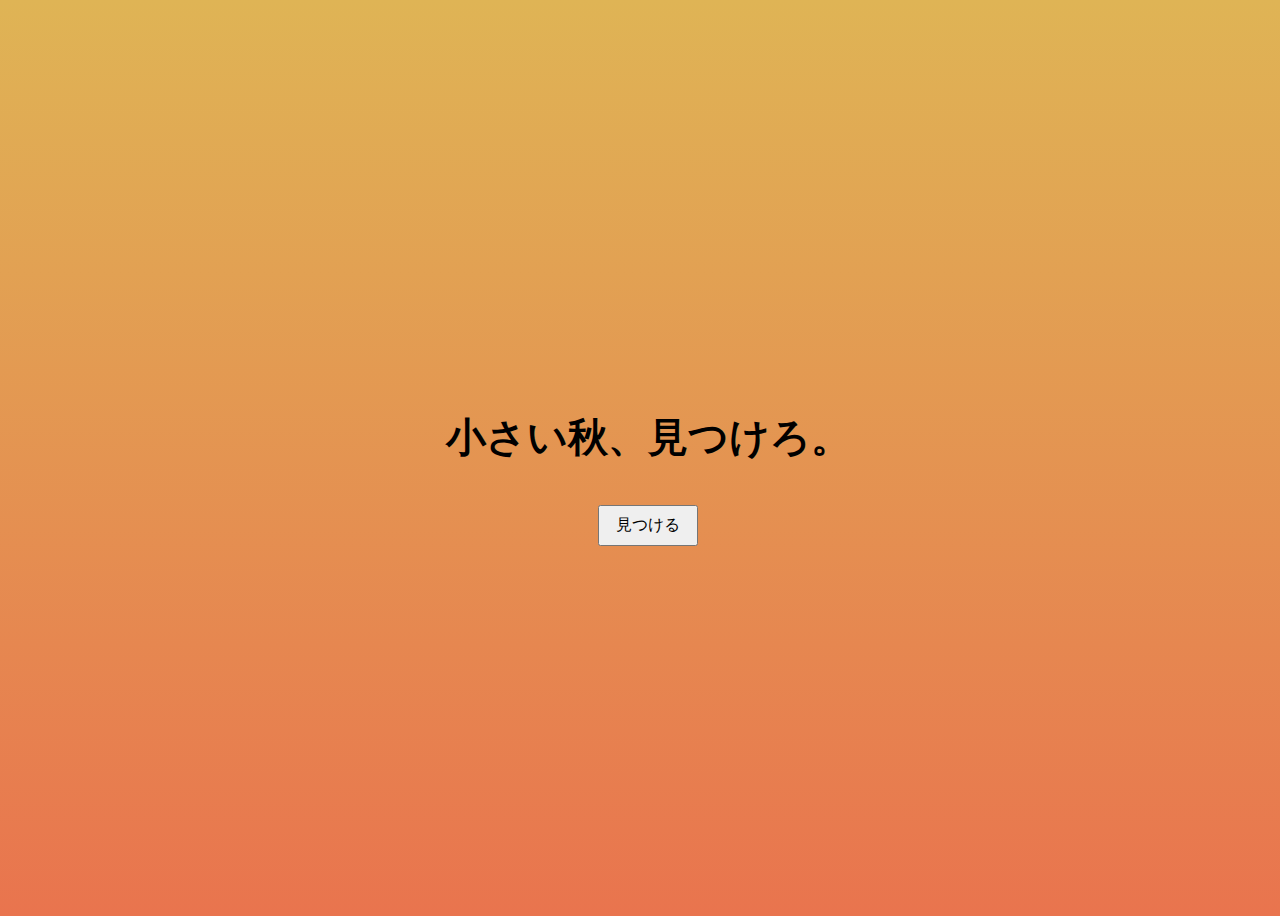
<file: index.html>
<html>

<head>
<link rel="stylesheet" href="index.css">
</head>
<body>
    <p>小さい秋、見つけろ。</p>
	<button id="StartButton">見つける</button>
	<script src="index.js"></script>
  </div>

</div>
</body>
</file>
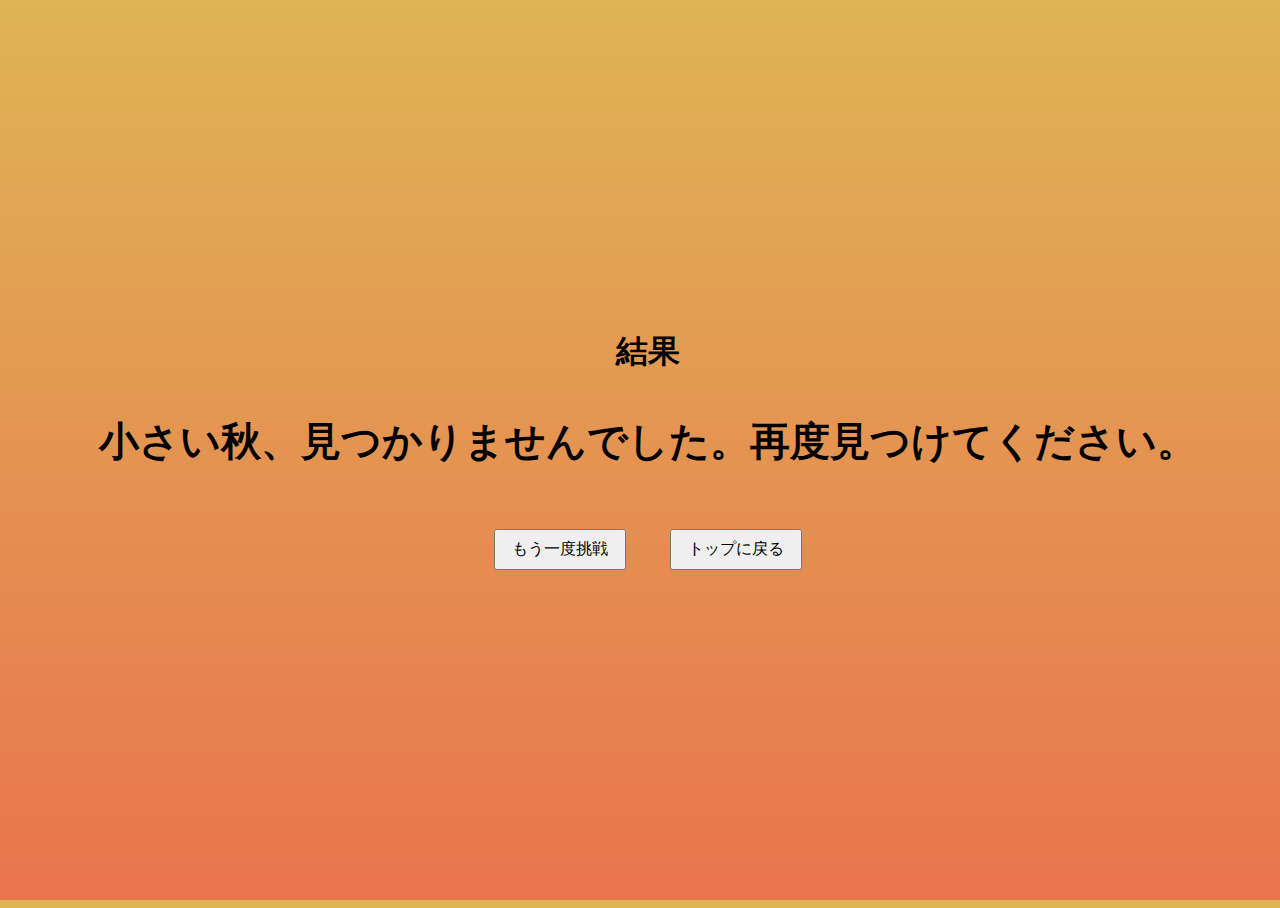
<file: result.html>
<!DOCTYPE html>
<html lang="ja">
<head>
    <meta charset="UTF-8">
    <title>結果</title>
    <link rel="stylesheet" href="result.css">
</head>
<body>
    <div id="result-container">
    <h1>結果</h1>
    <p id="result-message"></p>
    <button onclick="location.href='search.html'">もう一度挑戦</button>
    <button onclick="location.href='top.html'">トップに戻る</button>
    <br><br>
    <span id="twitter-share-area"></span> <!-- 💡 Twitterボタンを配置する場所 -->
</div>
    <script src="result.js"></script>
</body>
</html>
</file>
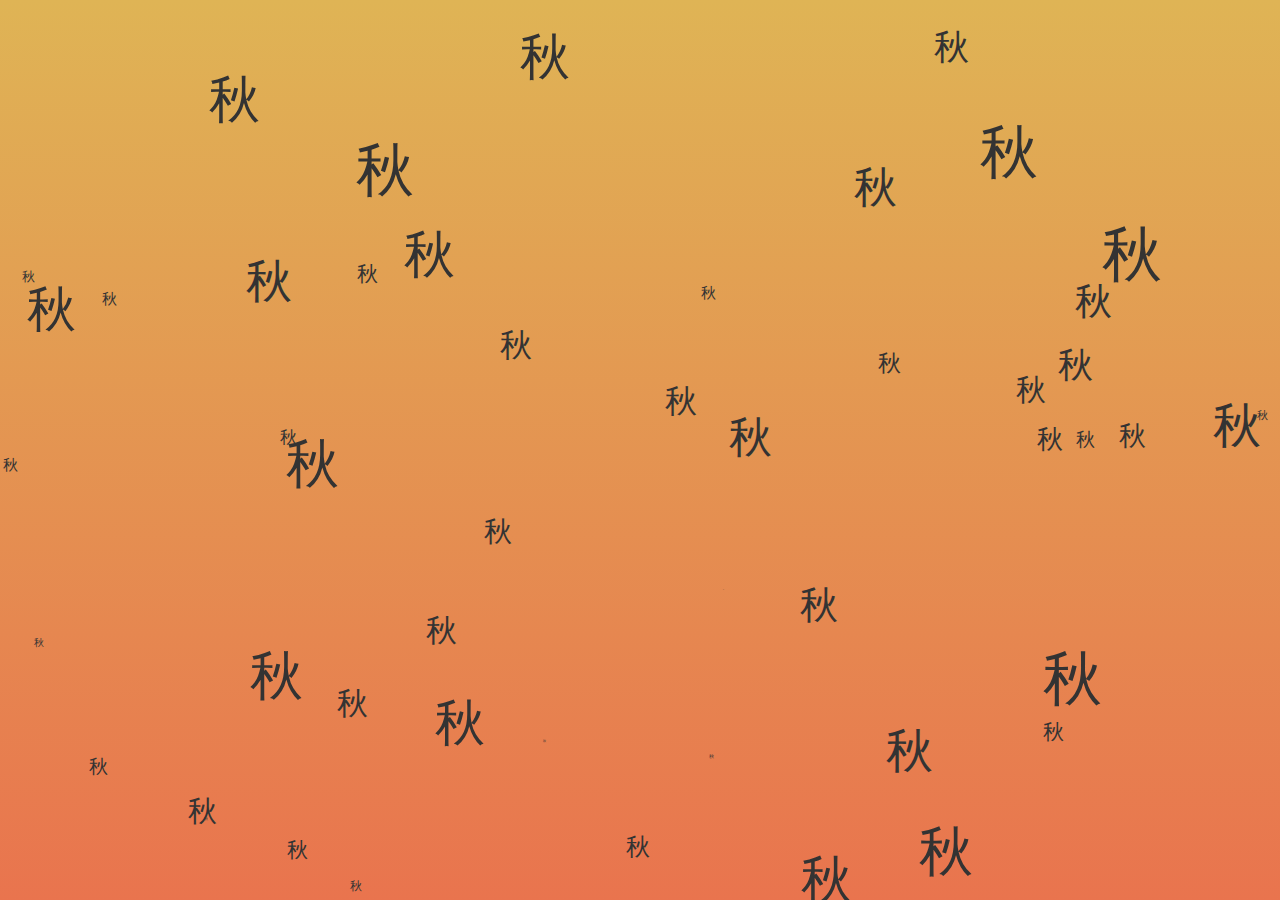
<file: search.html>
<!DOCTYPE html>
<html lang="ja">
<head>
    <meta charset="UTF-8">
    <title>小さい秋、見つけろ。</title>
    <link rel="stylesheet" href="search.css">
</head>
<body>
    <div id="container"></div>
    <script src="search.js"></script>
</body>
</html>
</file>
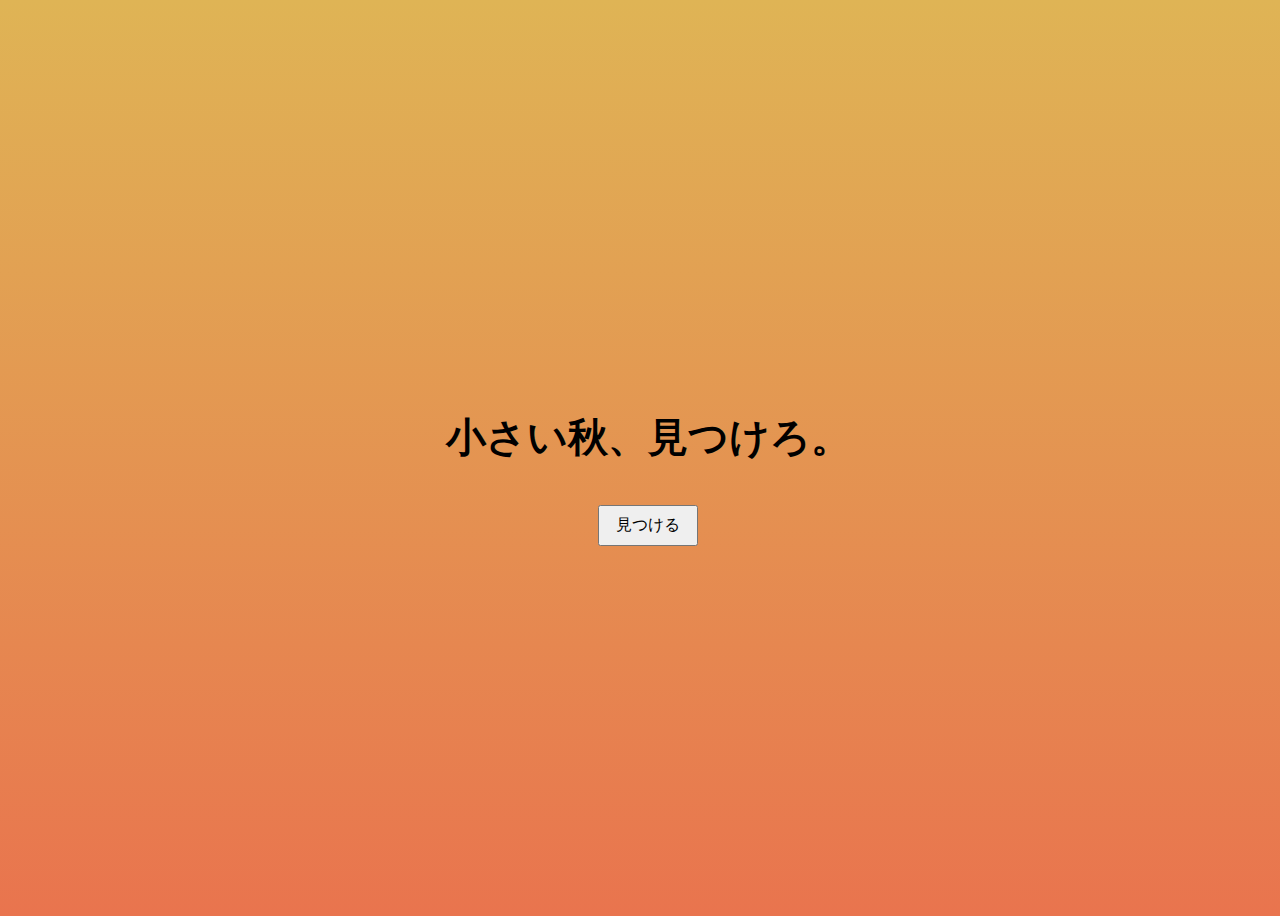
<file: top.html>
<html>

<head>
<link rel="stylesheet" href="top.css">
</head>
<body>
    <p>小さい秋、見つけろ。</p>
	<button id="StartButton">見つける</button>
	<script src="top.js"></script>
  </div>

</div>
</body>
</file>
<file: index.css>
body {
  background: linear-gradient(#dfb455,#e9744e);
  display: flex;
  flex-direction: column;
  justify-content: center;
  align-items: center;
  width: 100%;
  height: 100%;
}
body p {
  font-size: 40px;
  font-weight: bold;
}
button {
  padding: 8px 16px;
  font-size: 16px;
}

/* スマホ対応 */
@media screen and (max-width: 600px) {
  .oneArea {
    height: 250px;
  }

  .oneArea p {
    font-size: 24px;
  }
}
</file>
<file: result.css>
html {
  height: 100%;
}

body {
  background: linear-gradient(#dfb455,#e9744e);
  display: flex;
  flex-direction: column;
  justify-content: center;
  align-items: center;
  width: 100%;
  height: 100%;
}

#result-container {
  text-align: center; 

}

body p {
  font-size: 40px;
  font-weight: bold;

}
button {
  padding: 8px 16px;
  font-size: 16px;
  margin: 20px;
}

/* スマホ対応 */
@media screen and (max-width: 600px) {
  .oneArea {
    height: 250px;
  }

  .oneArea p {
    font-size: 24px;
  }
}
</file>
<file: search.css>
body, html {
    margin: 0;
    padding: 0;
    /* 親要素のコンテナを画面全体に広げる */
    width: 100%;
    height: 100%;
    overflow: hidden; /* コンテナ外にはみ出す要素を非表示にする */
    background: linear-gradient(#dfb455,#e9744e);
}

#container {
    position: relative; /* 子要素の絶対位置の基準にする */
    width: 100%;
    height: 100%;
}

.random-char {
    position: absolute; /* 子要素を絶対位置で配置する */
    font-size: 24px; /* 文字の大きさを調整 */
    color: #333; /* 文字の色を調整 */
}


/* スマホ対応 */
@media screen and (max-width: 600px) {
  .oneArea {
    height: 250px;
  }

  .oneArea p {
    font-size: 24px;
  }
}
</file>
<file: top.css>
body {
  background: linear-gradient(#dfb455,#e9744e);
  display: flex;
  flex-direction: column;
  justify-content: center;
  align-items: center;
  width: 100%;
  height: 100%;
}
body p {
  font-size: 40px;
  font-weight: bold;
}
button {
  padding: 8px 16px;
  font-size: 16px;
}

/* スマホ対応 */
@media screen and (max-width: 600px) {
  .oneArea {
    height: 250px;
  }

  .oneArea p {
    font-size: 24px;
  }
}
</file>
